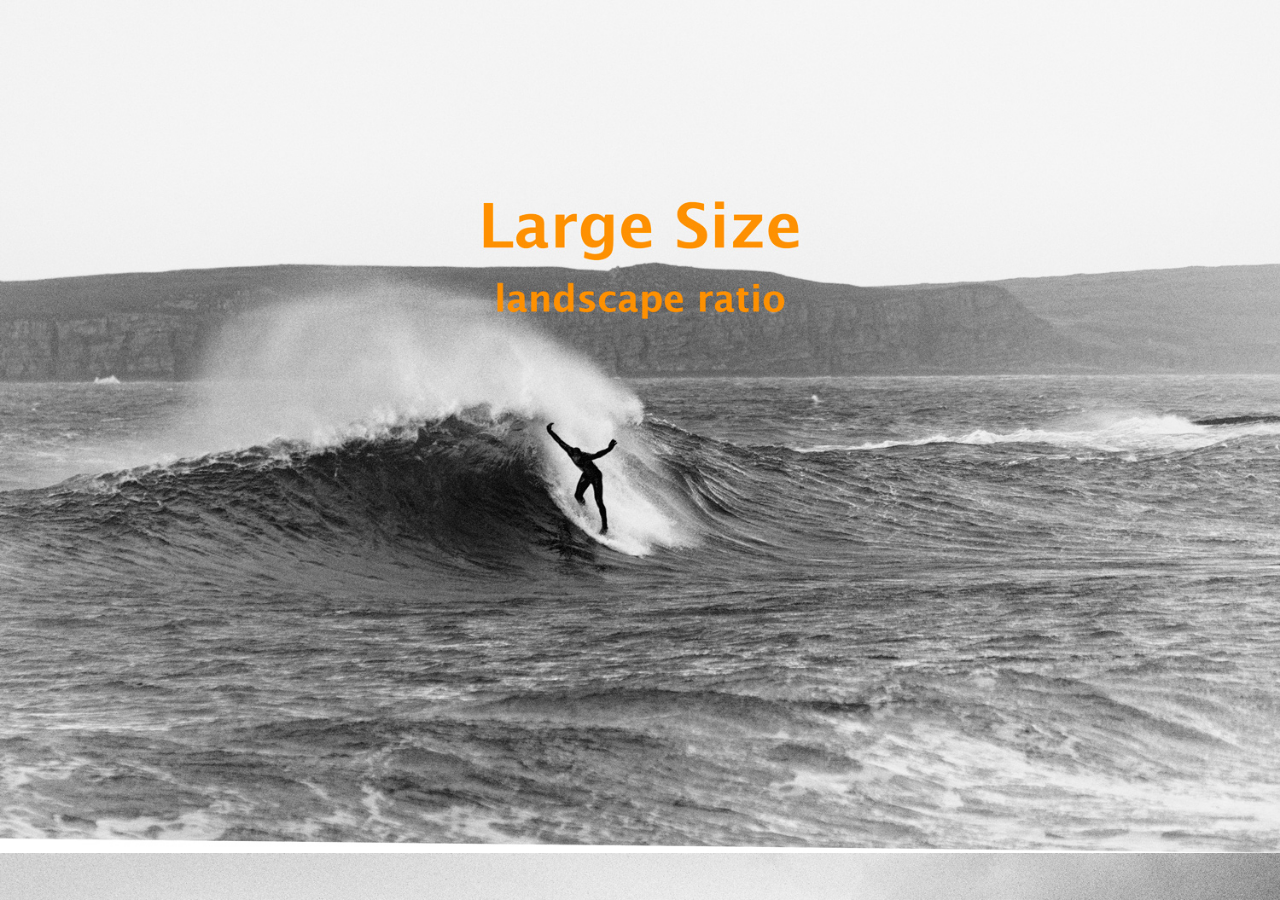
<file: another.html>
<!DOCTYPE html>
<html lang="en">
  <head>
    <meta charset="UTF-8" />
    <meta http-equiv="X-UA-Compatible" content="IE=edge" />
    <meta name="viewport" content="width=device-width, initial-scale=1.0" />
    <title>Improve Page Speed</title>
    <link rel="stylesheet" type="text/css" href="style.css" />
    <link rel="stylesheet" type="text/css" href="reset.css" />
    <link
      rel="stylesheet"
      type="text/css"
      href="/libs/slick-1.8.1/slick/slick-theme.css"
    />
    <link
      rel="stylesheet"
      type="text/css"
      href="/libs/slick-1.8.1/slick/slick.css"
    />
  </head>
  <body>
    <header>
      <section class="hero-slider">
        <div class="img-wrapper">
          <picture>
            <source srcset="/assets/1_small.jpg" media="(max-width: 500px)" />
            <source srcset="/assets/1_medium.jpg" media="(max-width: 1000px)" />
            <img
              class="bg-img lazy"
              src="/assets/1_large.jpg"
              alt="image"
              width="1500px"
              height="1000px"
            />
          </picture>
        </div>
        <div class="img-wrapper">
          <picture>
            <source
              srcset="/assets/2_small.jpg"
              media="(max-width: 500px)"
            />
            <source
              srcset="/assets/2_medium.jpg"
              media="(max-width: 1000px)"
            />
            <img
              class="bg-img"
              src="/assets/2_large.jpg"
              width="1500px"
              height="1000px"
              alt="img"
            />
          </picture>
        </div>
        <div class="img-wrapper">
          <picture>
            <source
              srcset="/assets/3_small.jpg"
              media="(max-width: 500px)"
            />
            <source
              srcset="/assets/3_medium.jpg"
              media="(max-width: 1000px)"
            />
            <img
              class="bg-img"
              src="/assets/3_large.jpg"
              width="1500px"
              height="1000px"
              alt="image"
            />
          </picture>
        </div>
        <div class="img-wrapper">
          <picture>
            <source
              srcset="/assets/4_small.jpg"
              media="(max-width: 500px)"
            />
            <source
              srcset="/assets/4_medium.jpg"
              media="(max-width: 1000px)"
            />
            <img
              class="bg-img"
              src="/assets/4_large.jpg"
              width="1500px"
              height="1000px"
              alt="image"
            />
          </picture>
        </div>
      </section>
    </header>
    <main>
     
    <script type="module" src="/app.js"></script>
    <script type="application/javascript" src="/libs/jquery-3.6.0.js"></script>
    <script
      type="text/javascript"
      src="/libs/slick-1.8.1/slick/slick.min.js"
    ></script>
  </body>
</html>
</file>
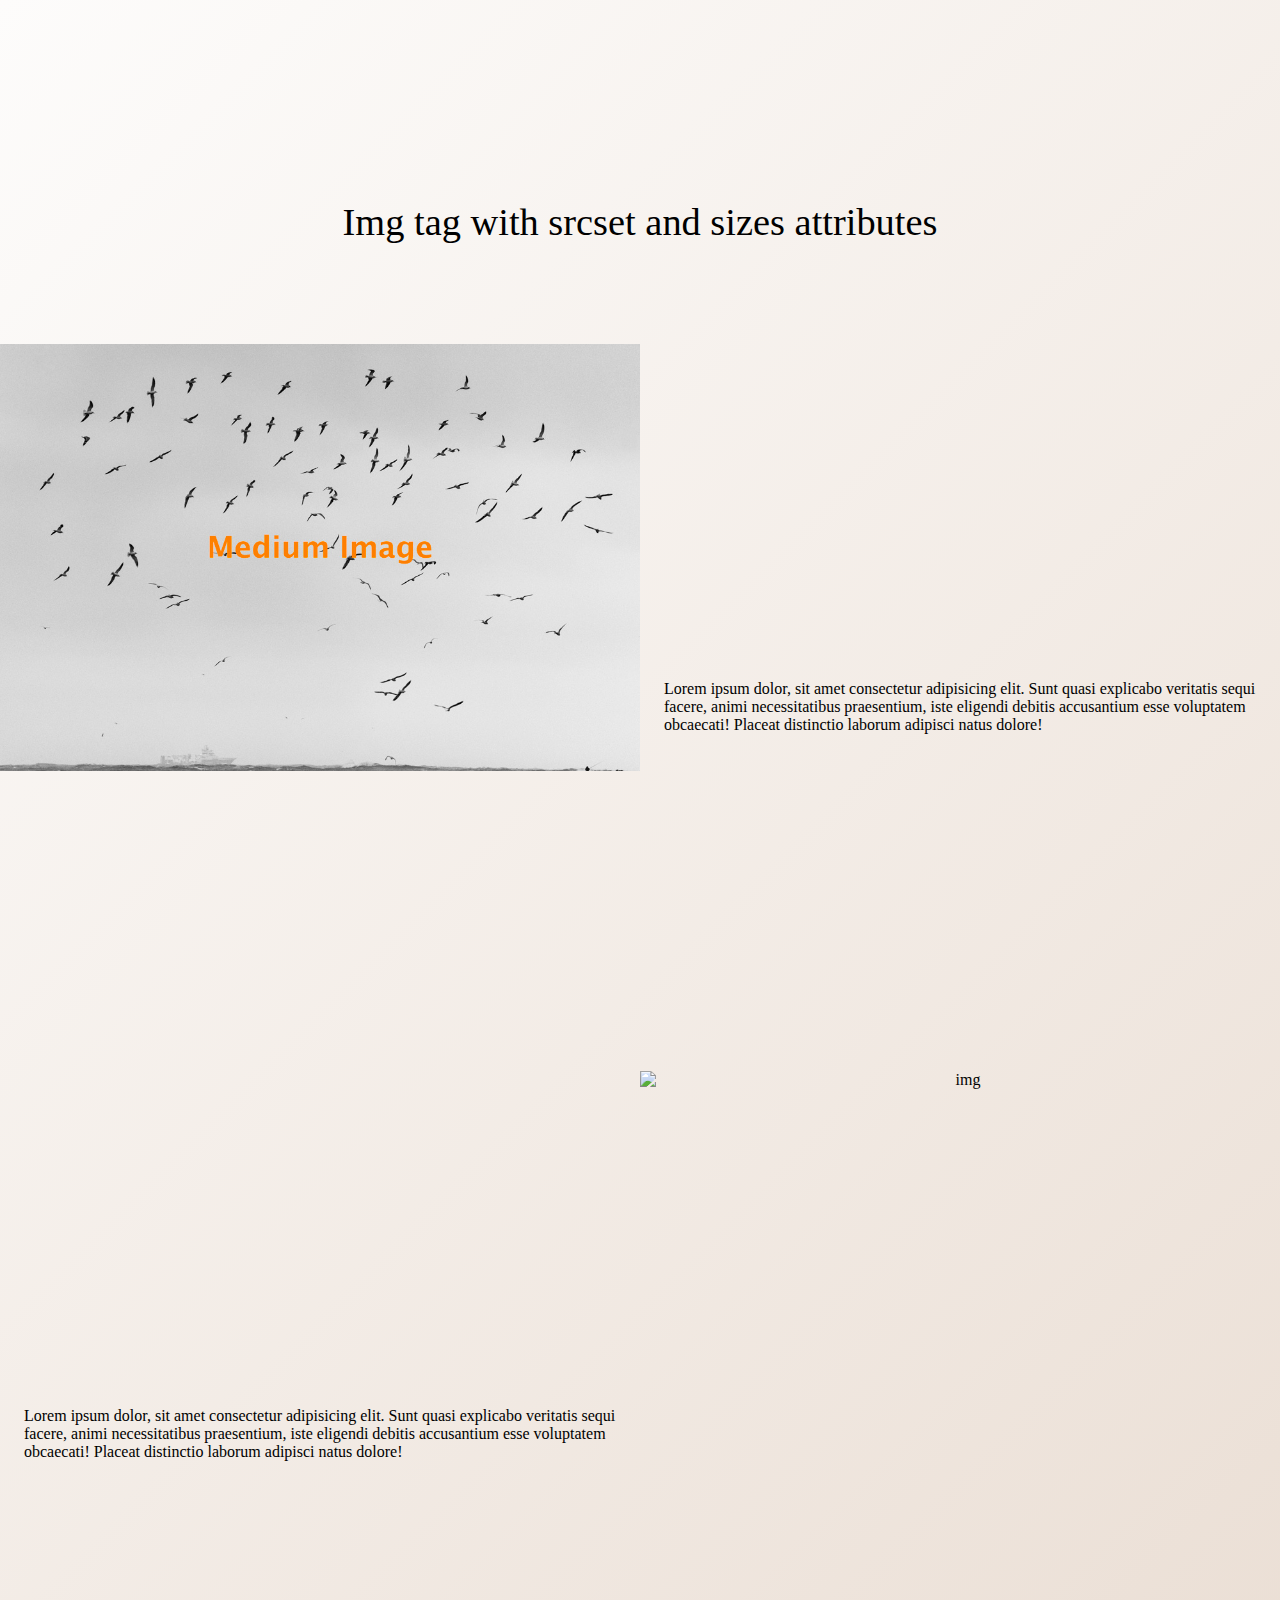
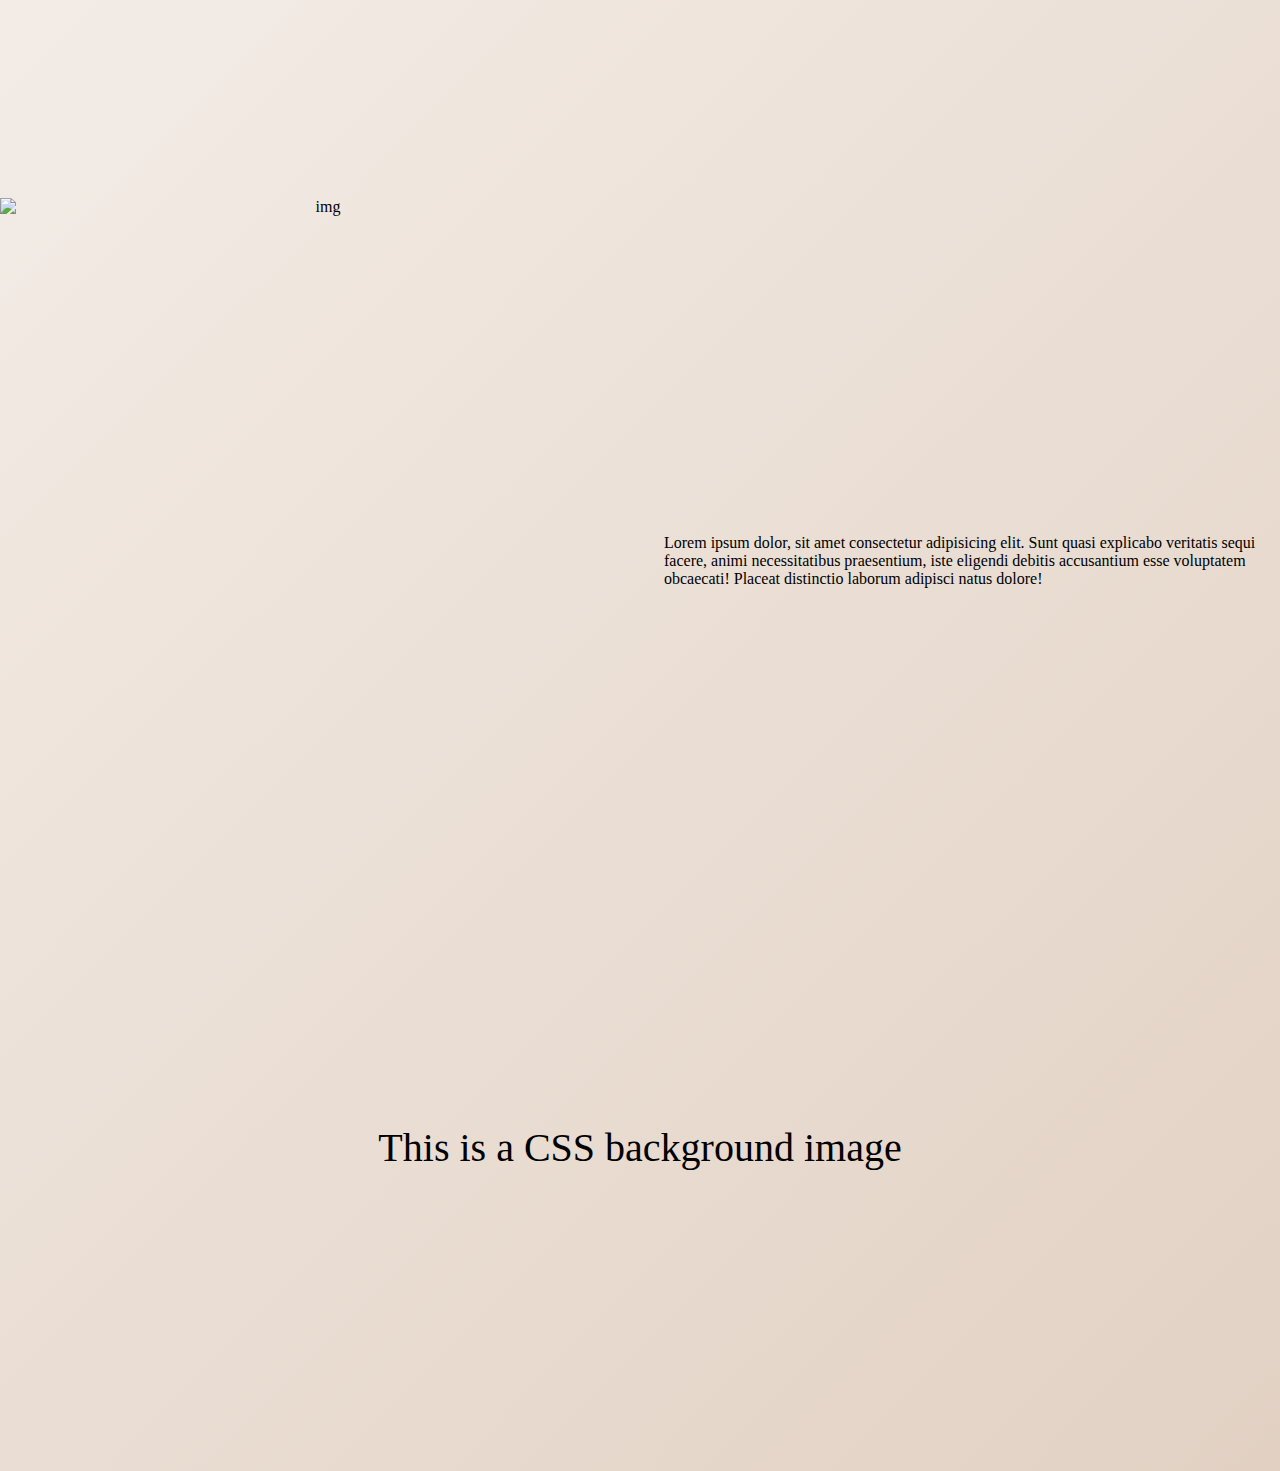
<file: home.html>
<!DOCTYPE html>
<html lang="en">
  <head>
    <meta charset="UTF-8" />
    <meta http-equiv="X-UA-Compatible" content="IE=edge" />
    <meta name="viewport" content="width=device-width, initial-scale=1.0" />
    <title>Improve Page Speed</title>
    <link rel="stylesheet" type="text/css" href="style.css" />
    <link rel="stylesheet" type="text/css" href="reset.css" />
    <link
      rel="stylesheet"
      type="text/css"
      href="/libs/slick-1.8.1/slick/slick-theme.css"
    />
    <link
      rel="stylesheet"
      type="text/css"
      href="/libs/slick-1.8.1/slick/slick.css"
    />
  </head>
  <body>
    <main>
      <section class="section-one">
        <div>
          <h1>Img tag with srcset and sizes attributes</h1>
        </div>
        <div class="content-container">
          <div class="lorem">
            <p>
              Lorem ipsum dolor, sit amet consectetur adipisicing elit. Sunt
              quasi explicabo veritatis sequi facere, animi necessitatibus
              praesentium, iste eligendi debitis accusantium esse voluptatem
              obcaecati! Placeat distinctio laborum adipisci natus dolore!
            </p>
          </div>
          <div class="image-wrapper">
            <img
              data-srcset="
              /assets/5_small.jpg   500w,
              /assets/5_medium.jpg 1000w,
              /assets/5_large.jpg  1500w
            "
              sizes="auto"
              data-src="/assets/5_small.jpg"
              alt="img"
              width="1500px"
              height="1000px"
              class="lazy-img"
              data-load="fadeIn"
            />
          </div>
        </div>
        <div class="content-container">
          <div class="lorem">
            <p>
              Lorem ipsum dolor, sit amet consectetur adipisicing elit. Sunt
              quasi explicabo veritatis sequi facere, animi necessitatibus
              praesentium, iste eligendi debitis accusantium esse voluptatem
              obcaecati! Placeat distinctio laborum adipisci natus dolore!
            </p>
          </div>
          <div class="image-wrapper">
            <img
              data-srcset="
              /assets/6_small.jpg   500w,
              /assets/6_medium.jpg 1000w,
              /assets/6_large.jpg  1500w
            "
              sizes="auto"
              data-src="/assets/6_small.jpg"
              alt="img"
              width="1500px"
              height="1000px"
              class="lazy-img"
              data-load="colour"
            />
          </div>
        </div>
        <div class="content-container">
          <div class="lorem">
            <p>
              Lorem ipsum dolor, sit amet consectetur adipisicing elit. Sunt
              quasi explicabo veritatis sequi facere, animi necessitatibus
              praesentium, iste eligendi debitis accusantium esse voluptatem
              obcaecati! Placeat distinctio laborum adipisci natus dolore!
            </p>
          </div>
          <div class="image-wrapper">
            <img
              data-srcset="
            /assets/7_small.jpg   500w,
            /assets/7_medium.jpg 1000w,
            /assets/7_large.jpg  1500w
          "
              data-src="/assets/7_small.jpg"
              sizes="auto"
              alt="img"
              width="1500px"
              height="1000px"
              class="lazy-img"
            />
          </div>
        </div>
      </section>
      <section class="section-two">
        <h1>This is a CSS background image</h1>
        <div data-style="background-image: url('assets/8_large.jpg')"></div>
      </section>
    </main>
    <script type="module" src="/app.js"></script>
    <!-- <script type="application/javascript" src="/libs/jquery-3.6.0.js"></script>
    <script
      type="text/javascript"
      src="/libs/slick-1.8.1/slick/slick.min.js"
    ></script> -->
  </body>
</html>
</file>
<file: style.css>
body {
  background-image: linear-gradient(135deg, #fdfcfb 0%, #e2d1c3 100%);
  -ms-overflow-style: none; /* for Internet Explorer, Edge */
  scrollbar-width: none; /* for Firefox */
  overflow-y: scroll;
}

body::-webkit-scrollbar {
  display: none;
  overflow-y: scroll;
}

html {
  scrollbar-width: none;
}

img {
  width: 100%;
  height: auto;
  display: block;
}

.bg-img {
  width: 100%;
  height: 100%;
  object-fit: cover;
  -o-object-fit: cover;
}

header {
  height: 100vh;
  width: 100vw;
  max-width: 1600px;
  overflow: hidden;
}

.hero-slider {
  height: 79%;
}

.section-one {
  margin: 200px auto;
  width: 100%;
  max-width: 1500px;
  text-align: center;
}

.section-one h1 {
  font-size: 2.4rem;
  padding-bottom: 100px;
}

.content-container {
  width: 100%;
  display: flex;
  align-items: center;
  justify-content: center;
  flex-direction: column;
}

.lorem {
  width: 100%;
  padding: 1.5rem;
  text-align: left;
  margin: 100px auto;
}

.image-wrapper {
  width: 100%;
  max-width: 1000px;
  margin: 0 auto 300px auto;
}

.section-two {
  margin: 200px auto;
  width: 100%;
  max-width: 1500px;
  text-align: center;
}

.section-two h1 {
  font-size: 2.5rem;
  padding-bottom: 100px;
}

.actual-bg-img {
  width: 100%;
  height: 100vh;
  background-size: cover;
  background-position: center;
}

@media screen and (min-width: 980px) {
  .content-container {
    flex-direction: row;
  }
  .content-container:nth-child(even) {
    flex-direction: row-reverse;
  }

  .lorem {
    width: 50%;
  }
  .image-wrapper {
    width: 50%;
  }
}
</file>
